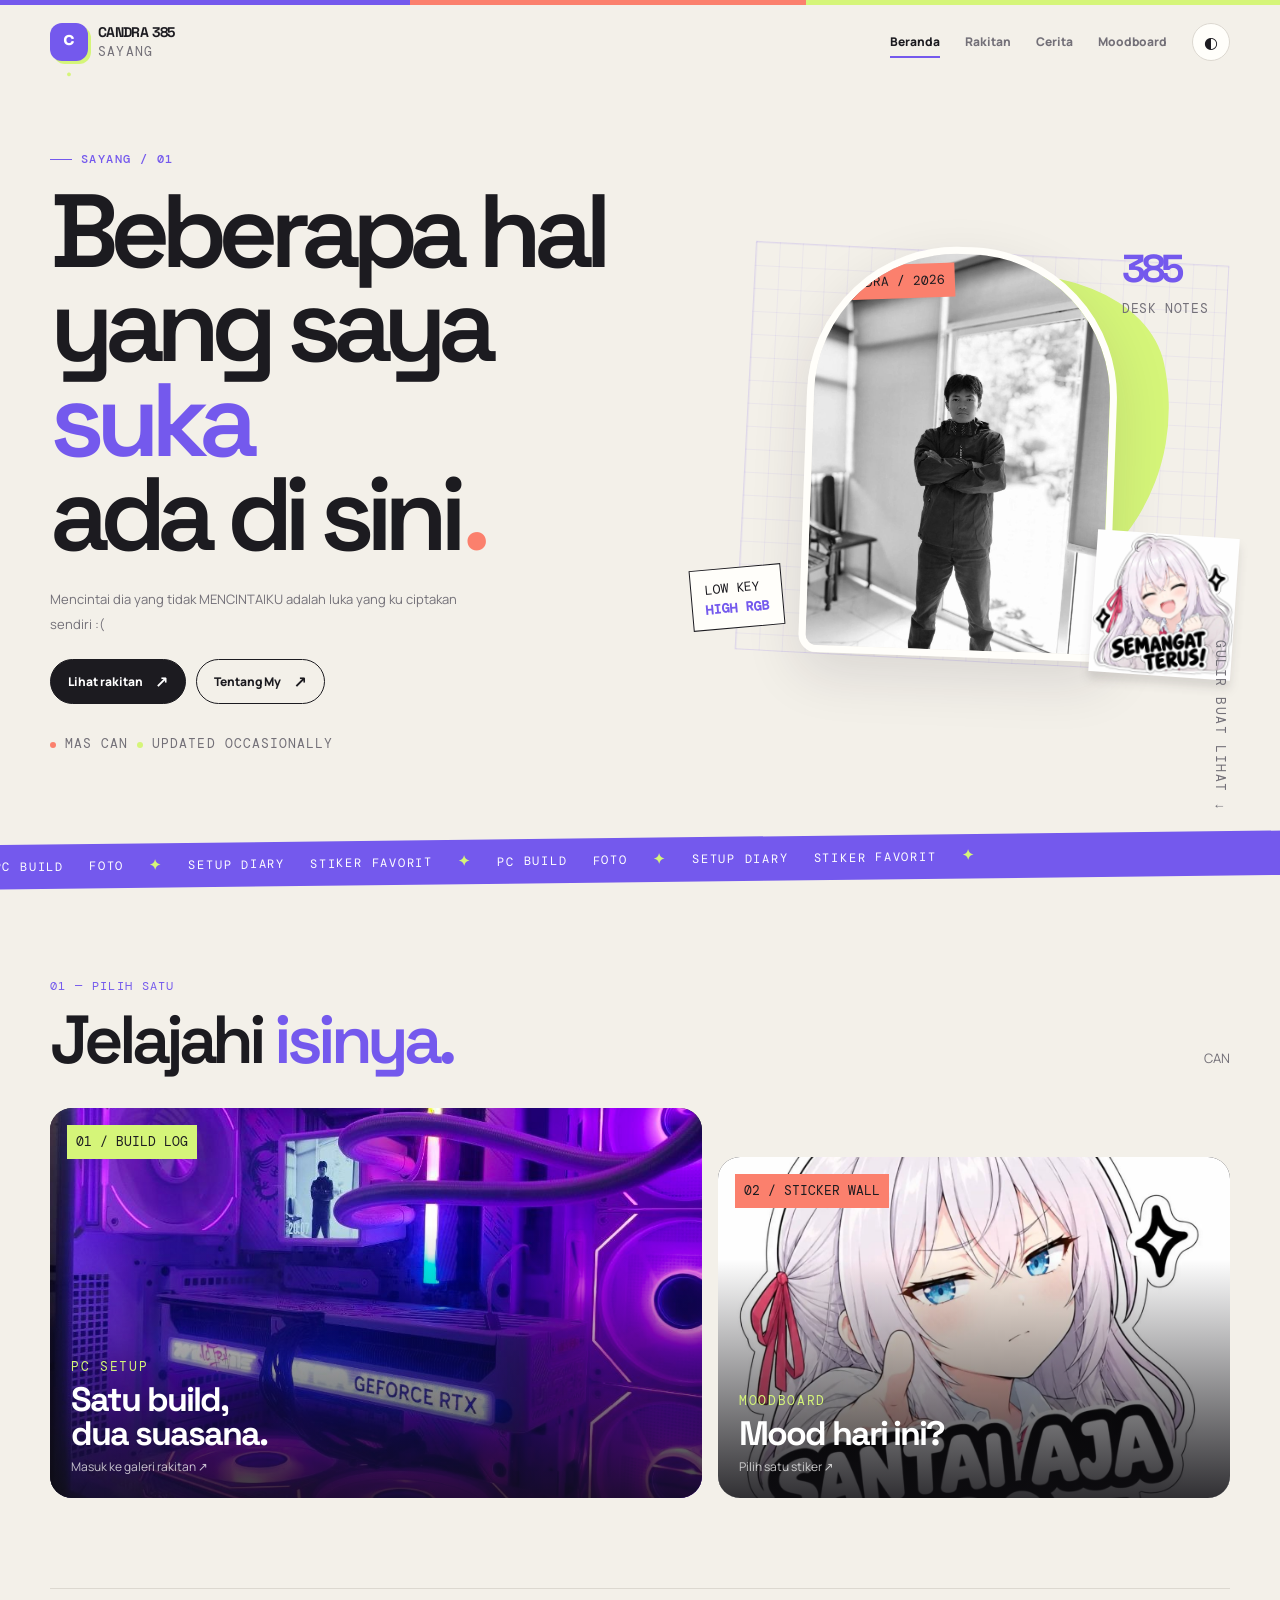
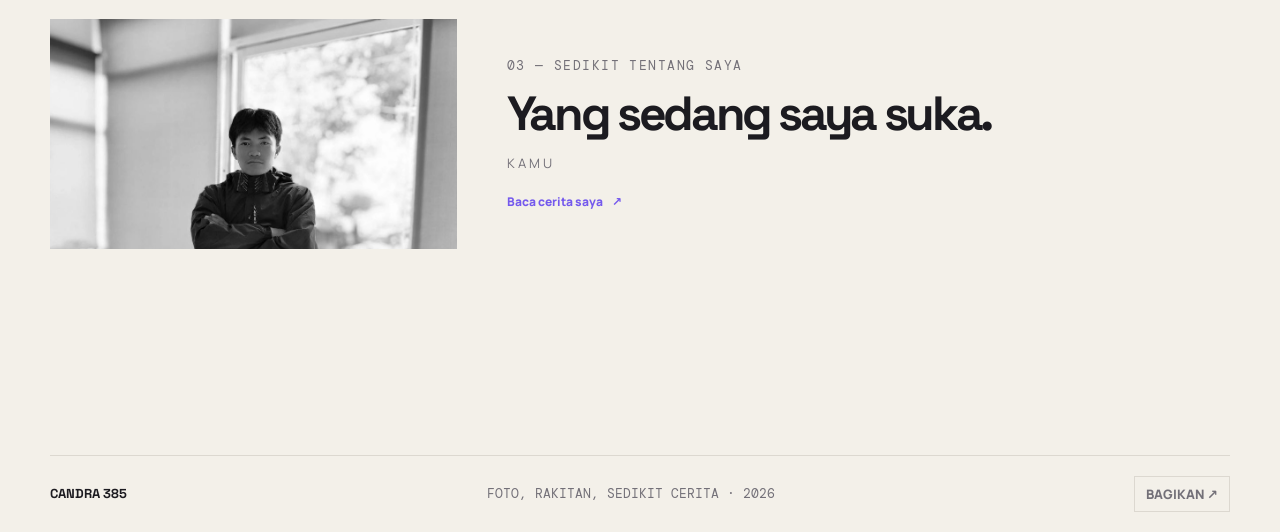
<file: index.html>
<!doctype html><html lang="id"><head><meta charset="utf-8"><meta name="viewport" content="width=device-width, initial-scale=1"><meta name="theme-color" content="#f3f0e9"><meta name="description" content="Portofolio personal CANDRA 385 — PC setup, foto, dan cerita sehari-hari."><title>Hal yang saya suka · CANDRA 385</title><link rel="icon" href="data:image/svg+xml,%3Csvg xmlns='http://www.w3.org/2000/svg' viewBox='0 0 64 64'%3E%3Crect width='64' height='64' rx='18' fill='%237459ed'/%3E%3Ctext x='50%25' y='57%25' dominant-baseline='middle' text-anchor='middle' font-family='Arial' font-weight='bold' font-size='42' fill='white'%3Ec.%3C/text%3E%3C/svg%3E"><link rel="stylesheet" href="css/site.css"><script type="module" src="js/app.js"></script></head><body><div class="top-accent" aria-hidden="true"></div><header class="site-header" id="siteHeader"><div class="shell nav"><a class="brand" href="index.html" aria-label="CANDRA 385, beranda"><span class="brand-mark">c<i>.</i></span><span class="brand-name">CANDRA 385<small>SAYANG</small></span></a><nav class="nav-links" id="navLinks" aria-label="Navigasi utama"><a href="index.html" class="active" aria-current="page">Beranda</a><a href="builds.html">Rakitan</a><a href="about.html">Cerita</a><a href="moodboard.html">Moodboard</a></nav><div class="nav-tools"><button class="icon-btn theme-toggle" id="themeToggle" type="button" aria-label="Ganti tema" title="Ganti tema"><span id="themeIcon" aria-hidden="true">◐</span></button><button class="icon-btn menu-toggle" id="menuToggle" type="button" aria-label="Buka menu" aria-expanded="false" aria-controls="navLinks">☰</button></div></div></header><main><section class="shell hero" id="home"><div class="hero-copy reveal"><p class="eyebrow">Sayang / 01</p><h1>Beberapa hal<br>yang saya <span>suka</span><br>ada di sini<span class="scribble">.</span></h1><p class="hero-intro">Mencintai dia yang tidak MENCINTAIKU adalah luka yang ku ciptakan sendiri :(</p><div class="actions"><a class="button" href="builds.html">Lihat rakitan <span class="button-arrow">↗</span></a><a class="button button-light" href="about.html">Tentang My <span class="button-arrow">↗</span></a></div><div class="hero-tags"><i class="tag-dot"></i> MAS CAN <i class="tag-dot"></i> updated occasionally</div></div><div class="hero-visual reveal"><div class="hero-grid-bg"></div><div class="hero-shape"></div><span class="hero-asterisk" aria-hidden="true"></span><span class="hero-number">385<small>DESK NOTES</small></span><div class="hero-photo"><img src="assets/images/candra-portrait.jpg" alt="CANDRA N" fetchpriority="high"><span class="photo-label">CANDRA / 2026</span></div><div class="float-note">LOW KEY<br><b>HIGH RGB</b></div><img class="hero-sticker" src="assets/images/sticker-semangat-terus.jpg" alt="Stiker Semangat terus" loading="lazy"></div><span class="hero-bottomline">GULIR BUAT LIHAT ↓</span></section><div class="ticker" aria-label="Isi portofolio"><div class="ticker-inner"><span>pc build</span><span>foto</span><b>✦</b><span>setup diary</span><span>stiker favorit</span><b>✦</b><span>pc build</span><span>foto</span><b>✦</b><span>setup diary</span><span>stiker favorit</span><b>✦</b></div></div><section class="shell section"><div class="section-head reveal"><div><p class="section-index">01 — PILIH SATU</p><h2 class="section-title">Jelajahi <em>isinya.</em></h2></div><p class="section-intro">CAN</p></div><div class="feature-row"><a class="feature-card reveal" href="builds.html"><img src="assets/images/pc-violet-build.jpg" alt="PC putih CANTIK" loading="lazy"><span class="feature-label">01 / BUILD LOG</span><span class="feature-copy"><small>PC SETUP</small><strong>Satu build,<br>dua suasana.</strong><span>Masuk ke galeri rakitan ↗</span></span></a><a class="feature-card feature-card-alt reveal" href="moodboard.html"><img src="assets/images/sticker-santai-aja.jpg" alt="Stiker santai aja bro" loading="lazy"><span class="feature-label">02 / STICKER WALL</span><span class="feature-copy"><small>MOODBOARD</small><strong>Mood hari ini?</strong><span>Pilih satu stiker ↗</span></span></a></div><div class="home-about reveal"><img src="assets/images/candra-portrait.jpg" alt=" CAN" loading="lazy"><div><p class="section-index">03 — SEDIKIT TENTANG SAYA</p><h3>Yang sedang saya suka.</h3><p>K A M U</p><a class="text-link" href="about.html">Baca cerita saya <span>↗</span></a></div></div></section></main><footer class="shell site-footer"><span class="footer-brand">CANDRA 385 </span><span class="footer-note">FOTO, RAKITAN, SEDIKIT CERITA · <span id="year"></span></span><button class="share-button" data-share type="button">BAGIKAN ↗</button></footer><button class="to-top" id="toTop" type="button" aria-label="Kembali ke atas">↑</button><div class="toast" id="toast" role="status" aria-live="polite"></div></body></html>
</file>
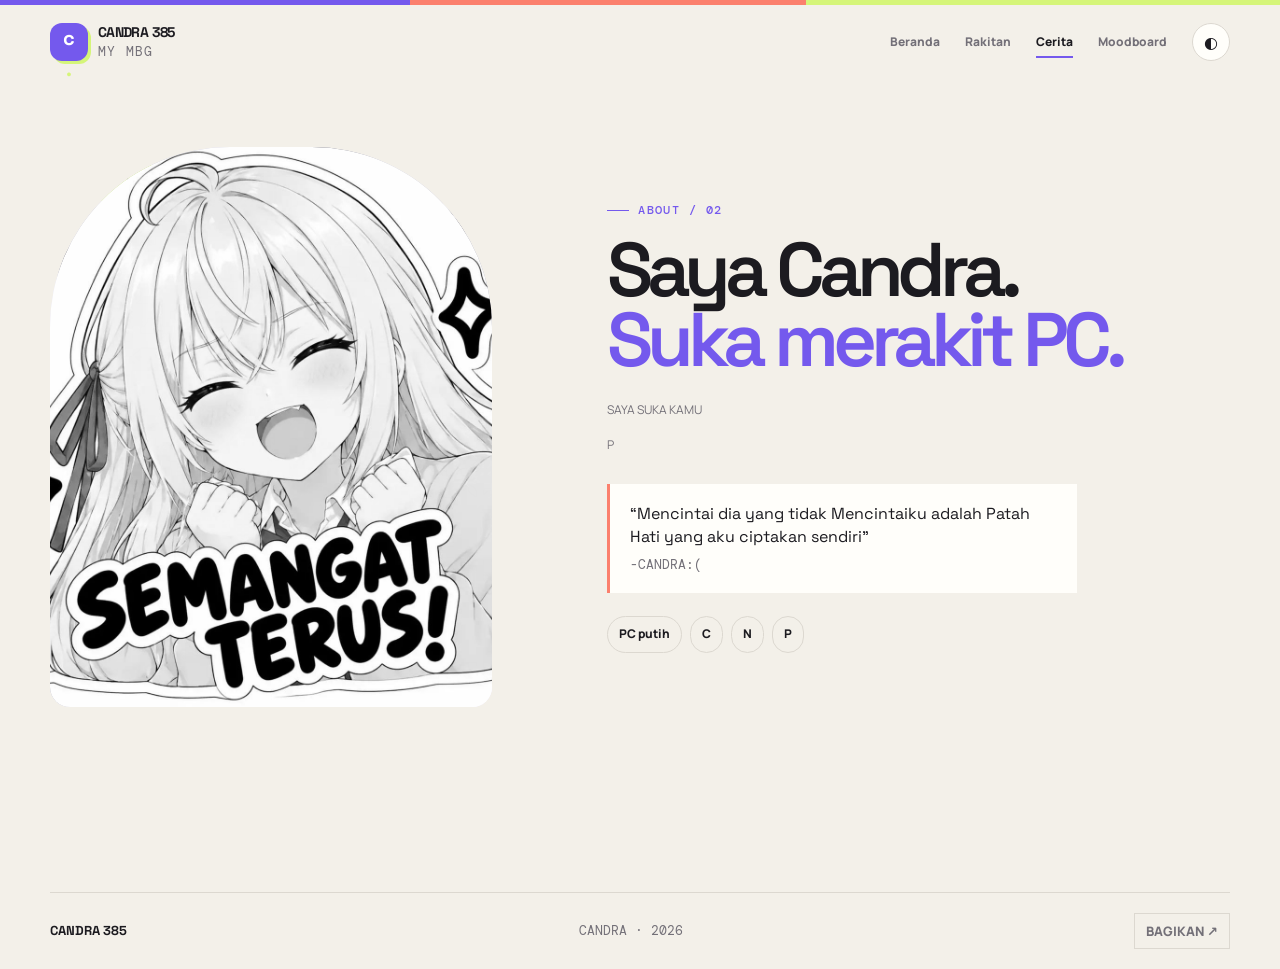
<file: about.html>
<!doctype html><html lang="id"><head><meta charset="utf-8"><meta name="viewport" content="width=device-width, initial-scale=1"><meta name="theme-color" content="#f3f0e9"><meta name="description" content="Portofolio personal CANDRA 385 — PC setup, foto, dan cerita sehari-hari."><title>Sedikit tentang saya · CANDRA 385</title><link rel="icon" href="data:image/svg+xml,%3Csvg xmlns='http://www.w3.org/2000/svg' viewBox='0 0 64 64'%3E%3Crect width='64' height='64' rx='18' fill='%237459ed'/%3E%3Ctext x='50%25' y='57%25' dominant-baseline='middle' text-anchor='middle' font-family='Arial' font-weight='bold' font-size='42' fill='white'%3Ec.%3C/text%3E%3C/svg%3E"><link rel="stylesheet" href="css/site.css"><script type="module" src="js/app.js"></script></head><body><div class="top-accent" aria-hidden="true"></div><header class="site-header" id="siteHeader"><div class="shell nav"><a class="brand" href="index.html" aria-label="CANDRA 385, beranda"><span class="brand-mark">c<i>.</i></span><span class="brand-name">CANDRA 385<small>MY MBG</small></span></a><nav class="nav-links" id="navLinks" aria-label="Navigasi utama"><a href="index.html">Beranda</a><a href="builds.html">Rakitan</a><a href="about.html" class="active" aria-current="page">Cerita</a><a href="moodboard.html">Moodboard</a></nav><div class="nav-tools"><button class="icon-btn theme-toggle" id="themeToggle" type="button" aria-label="Ganti tema" title="Ganti tema"><span id="themeIcon" aria-hidden="true">◐</span></button><button class="icon-btn menu-toggle" id="menuToggle" type="button" aria-label="Buka menu" aria-expanded="false" aria-controls="navLinks">☰</button></div></div></header><main><section class="shell about-layout"><div class="about-portrait reveal"><img src="assets/images/candra-portrait.jpg" alt="Potret hitam putih Candra berdiri di dekat jendela" fetchpriority="high"><span class="portrait-caption">FOTO: KOLEKSI PRIBADI</span><img class="portrait-sticker" src="assets/images/sticker-semangat-terus.jpg" alt="Stiker Semangat terus" loading="lazy"></div><div class="about-copy reveal"><p class="eyebrow">ABOUT / 02</p><h1>Saya Candra.<br><span>Suka merakit PC.</span></h1><p>SAYA SUKA KAMU</p><p>P</p><div class="about-note">“Mencintai dia yang tidak Mencintaiku adalah Patah Hati yang aku ciptakan sendiri”<small>-CANDRA:(</small></div><div class="interests"><span>PC putih</span><span>C</span><span>N</span><span>P</span></div></div></section></main><footer class="shell site-footer"><span class="footer-brand">CANDRA 385 </span><span class="footer-note">CANDRA · <span id="year"></span></span><button class="share-button" data-share type="button">BAGIKAN ↗</button></footer><button class="to-top" id="toTop" type="button" aria-label="Kembali ke atas">↑</button><div class="toast" id="toast" role="status" aria-live="polite"></div></body></html>
</file>
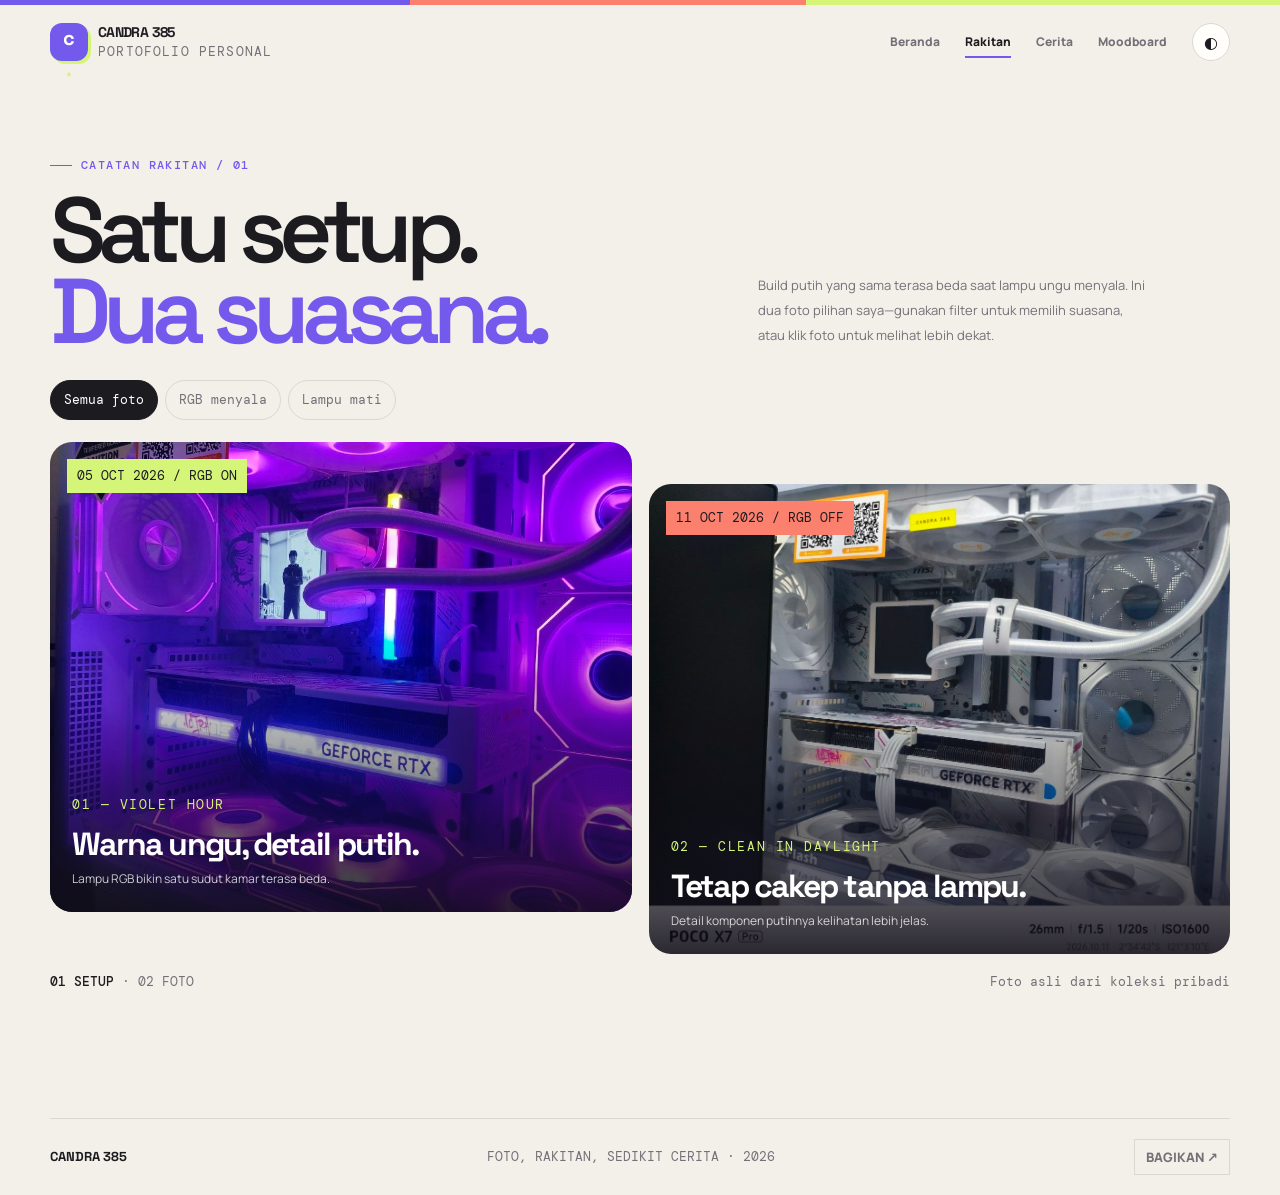
<file: builds.html>
<!doctype html><html lang="id"><head><meta charset="utf-8"><meta name="viewport" content="width=device-width, initial-scale=1"><meta name="theme-color" content="#f3f0e9"><meta name="description" content="Portofolio personal CANDRA 385 — PC setup, foto, dan cerita sehari-hari."><title>Galeri rakitan · CANDRA 385</title><link rel="icon" href="data:image/svg+xml,%3Csvg xmlns='http://www.w3.org/2000/svg' viewBox='0 0 64 64'%3E%3Crect width='64' height='64' rx='18' fill='%237459ed'/%3E%3Ctext x='50%25' y='57%25' dominant-baseline='middle' text-anchor='middle' font-family='Arial' font-weight='bold' font-size='42' fill='white'%3Ec.%3C/text%3E%3C/svg%3E"><link rel="stylesheet" href="css/site.css"><script type="module" src="js/app.js"></script><script type="module" src="js/gallery.js"></script></head><body><div class="top-accent" aria-hidden="true"></div><header class="site-header" id="siteHeader"><div class="shell nav"><a class="brand" href="index.html" aria-label="CANDRA 385, beranda"><span class="brand-mark">c<i>.</i></span><span class="brand-name">CANDRA 385<small>PORTOFOLIO PERSONAL</small></span></a><nav class="nav-links" id="navLinks" aria-label="Navigasi utama"><a href="index.html">Beranda</a><a href="builds.html" class="active" aria-current="page">Rakitan</a><a href="about.html">Cerita</a><a href="moodboard.html">Moodboard</a></nav><div class="nav-tools"><button class="icon-btn theme-toggle" id="themeToggle" type="button" aria-label="Ganti tema" title="Ganti tema"><span id="themeIcon" aria-hidden="true">◐</span></button><button class="icon-btn menu-toggle" id="menuToggle" type="button" aria-label="Buka menu" aria-expanded="false" aria-controls="navLinks">☰</button></div></div></header><main><section class="shell page-hero"><p class="eyebrow">CATATAN RAKITAN / 01</p><div class="page-heading"><h1>Satu setup.<br><span>Dua suasana.</span></h1><p>Build putih yang sama terasa beda saat lampu ungu menyala. Ini dua foto pilihan saya—gunakan filter untuk memilih suasana, atau klik foto untuk melihat lebih dekat.</p></div><div class="filters" role="group" aria-label="Filter foto rakitan"><button class="filter-button active" type="button" data-filter="all" aria-pressed="true">Semua foto</button><button class="filter-button" type="button" data-filter="rgb" aria-pressed="false">RGB menyala</button><button class="filter-button" type="button" data-filter="daylight" aria-pressed="false">Lampu mati</button></div><div class="gallery-grid"><button class="gallery-item reveal" type="button" data-gallery="0" data-kind="rgb" aria-label="Perbesar foto rakitan dengan RGB ungu"><img src="assets/images/pc-violet-build.jpg" alt="PC putih dengan kipas RGB ungu dan kartu grafis GeForce RTX" fetchpriority="high"><span class="image-label">05 OCT 2026 / RGB ON</span><span class="gallery-copy"><small>01 — VIOLET HOUR</small><strong>Warna ungu, detail putih.</strong><span>Lampu RGB bikin satu sudut kamar terasa beda.</span></span></button><button class="gallery-item reveal" type="button" data-gallery="1" data-kind="daylight" aria-label="Perbesar foto detail rakitan PC putih"><img src="assets/images/pc-white-build.jpg" alt="Detail PC rakitan putih dengan kartu grafis GeForce RTX" loading="lazy"><span class="image-label">11 OCT 2026 / RGB OFF</span><span class="gallery-copy"><small>02 — CLEAN IN DAYLIGHT</small><strong>Tetap cakep tanpa lampu.</strong><span>Detail komponen putihnya kelihatan lebih jelas.</span></span></button></div><div class="gallery-note"><span><b>01 SETUP</b> · 02 FOTO</span><span>Foto asli dari koleksi pribadi</span></div></section><div class="lightbox" id="lightbox" role="dialog" aria-modal="true" aria-label="Galeri foto rakitan" aria-hidden="true"><button class="lightbox-close" type="button" aria-label="Tutup galeri">×</button><button class="lightbox-prev" type="button" aria-label="Foto sebelumnya">‹</button><figure><img id="lightboxImage" alt=""><figcaption id="lightboxCaption"></figcaption></figure><button class="lightbox-next" type="button" aria-label="Foto berikutnya">›</button></div></main><footer class="shell site-footer"><span class="footer-brand">CANDRA 385 </span><span class="footer-note">FOTO, RAKITAN, SEDIKIT CERITA · <span id="year"></span></span><button class="share-button" data-share type="button">BAGIKAN ↗</button></footer><button class="to-top" id="toTop" type="button" aria-label="Kembali ke atas">↑</button><div class="toast" id="toast" role="status" aria-live="polite"></div></body></html>
</file>
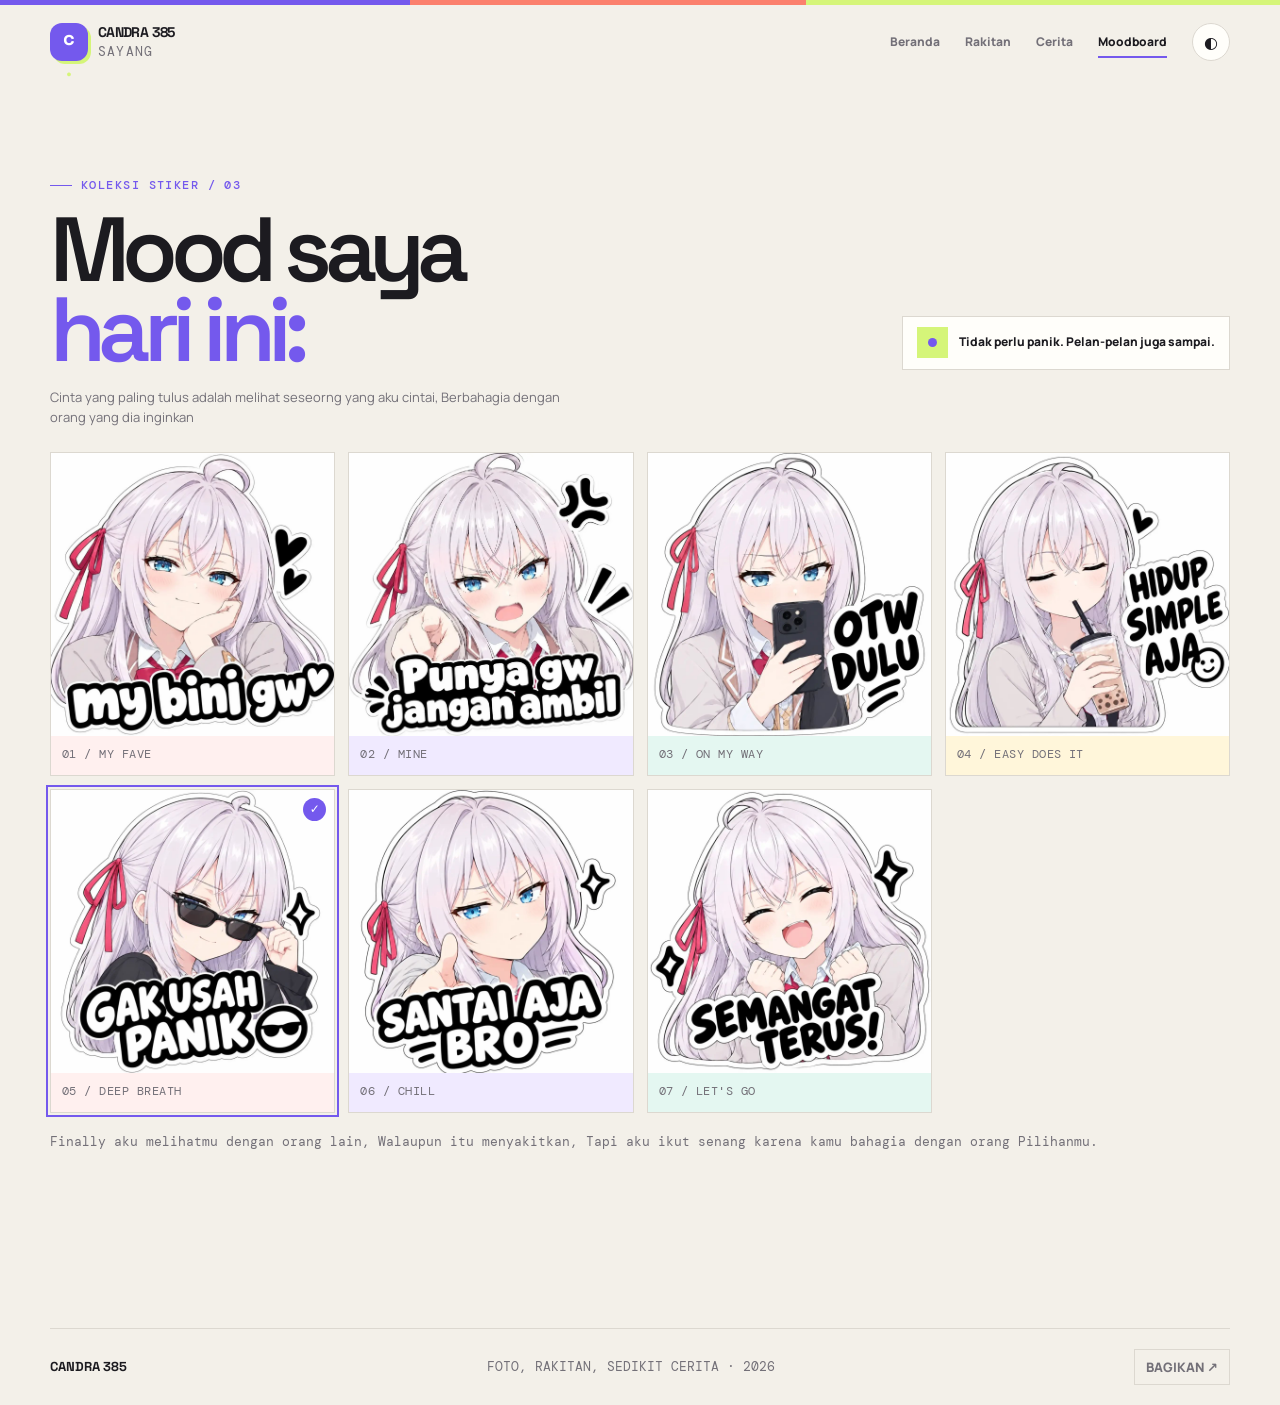
<file: moodboard.html>
<!doctype html><html lang="id"><head><meta charset="utf-8"><meta name="viewport" content="width=device-width, initial-scale=1"><meta name="theme-color" content="#f3f0e9"><meta name="description" content="Portofolio personal CANDRA 385 — PC setup, foto, dan cerita sehari-hari."><title>Papan mood · CANDRA 385</title><link rel="icon" href="data:image/svg+xml,%3Csvg xmlns='http://www.w3.org/2000/svg' viewBox='0 0 64 64'%3E%3Crect width='64' height='64' rx='18' fill='%237459ed'/%3E%3Ctext x='50%25' y='57%25' dominant-baseline='middle' text-anchor='middle' font-family='Arial' font-weight='bold' font-size='42' fill='white'%3Ec.%3C/text%3E%3C/svg%3E"><link rel="stylesheet" href="css/site.css"><script type="module" src="js/app.js"></script><script type="module" src="js/moodboard.js"></script></head><body><div class="top-accent" aria-hidden="true"></div><header class="site-header" id="siteHeader"><div class="shell nav"><a class="brand" href="index.html" aria-label="CANDRA 385, beranda"><span class="brand-mark">c<i>.</i></span><span class="brand-name">CANDRA 385<small>SAYANG</small></span></a><nav class="nav-links" id="navLinks" aria-label="Navigasi utama"><a href="index.html">Beranda</a><a href="builds.html">Rakitan</a><a href="about.html">Cerita</a><a href="moodboard.html" class="active" aria-current="page">Moodboard</a></nav><div class="nav-tools"><button class="icon-btn theme-toggle" id="themeToggle" type="button" aria-label="Ganti tema" title="Ganti tema"><span id="themeIcon" aria-hidden="true">◐</span></button><button class="icon-btn menu-toggle" id="menuToggle" type="button" aria-label="Buka menu" aria-expanded="false" aria-controls="navLinks">☰</button></div></div></header><main><section class="shell section"><p class="eyebrow">KOLEKSI STIKER / 03</p><div class="mood-top"><h1>Mood saya<br><span>hari ini:</span></h1><div class="mood-display" aria-live="polite"><span class="mood-indicator" aria-hidden="true"></span><span id="moodText">CANDRA</span></div></div><p class="mood-description">Cinta yang paling tulus adalah melihat seseorng yang aku cintai, Berbahagia dengan orang yang dia inginkan</p><div class="mood-grid"><button class="mood-tile" type="button" data-sticker="sticker-punya-gue.jpg" data-mood="Ini punya saya, dijaga baik-baik." aria-label="Pilih stiker My binigw"><img src="assets/images/sticker-punya-gue.jpg" alt="Stiker karakter dengan tulisan My binigw" loading="lazy"><span>01 / MY FAVE</span></button><button class="mood-tile" type="button" data-sticker="sticker-jangan-ambil.jpg" data-mood="Punya saya, jangan diambil!" aria-label="Pilih stiker Jangan diambil"><img src="assets/images/sticker-jangan-ambil.jpg" alt="Stiker karakter dengan pesan jangan diambil" loading="lazy"><span>02 / MINE</span></button><button class="mood-tile" type="button" data-sticker="sticker-otw-dulu.jpg" data-mood="Otw dulu—nanti lanjut ceritanya." aria-label="Pilih stiker Otw dulu"><img src="assets/images/sticker-otw-dulu.jpg" alt="Stiker karakter dengan tulisan OTW dulu" loading="lazy"><span>03 / ON MY WAY</span></button><button class="mood-tile" type="button" data-sticker="sticker-hidup-simple.jpg" data-mood="Jalani yang sederhana saja." aria-label="Pilih stiker Hidup simple aja"><img src="assets/images/sticker-hidup-simple.jpg" alt="Stiker karakter dengan tulisan Hidup simple aja" loading="lazy"><span>04 / EASY DOES IT</span></button><button class="mood-tile selected" type="button" data-sticker="sticker-gak-usah-panik.jpg" data-mood="Tidak perlu panik. Pelan-pelan juga sampai." aria-label="Pilih stiker Gak usah panik"><img src="assets/images/sticker-gak-usah-panik.jpg" alt="Stiker karakter dengan tulisan Gak usah panik" loading="lazy"><span>05 / DEEP BREATH</span></button><button class="mood-tile" type="button" data-sticker="sticker-santai-aja.jpg" data-mood="Tarik napas dulu. Semua bisa pelan-pelan." aria-label="Pilih stiker Santai aja bro"><img src="assets/images/sticker-santai-aja.jpg" alt="Stiker karakter dengan tulisan Santai aja bro" loading="lazy"><span>06 / CHILL</span></button><button class="mood-tile" type="button" data-sticker="sticker-semangat-terus.jpg" data-mood="Semangat terus—sedikit demi sedikit." aria-label="Pilih stiker Semangat terus"><img src="assets/images/sticker-semangat-terus.jpg" alt="Stiker karakter dengan tulisan Semangat terus" loading="lazy"><span>07 / LET'S GO</span></button></div><p class="mood-footer">Finally aku melihatmu dengan orang lain, Walaupun itu menyakitkan, Tapi aku ikut senang karena kamu bahagia dengan orang Pilihanmu.</p></section></main><footer class="shell site-footer"><span class="footer-brand">CANDRA 385 </span><span class="footer-note">FOTO, RAKITAN, SEDIKIT CERITA · <span id="year"></span></span><button class="share-button" data-share type="button">BAGIKAN ↗</button></footer><button class="to-top" id="toTop" type="button" aria-label="Kembali ke atas">↑</button><div class="toast" id="toast" role="status" aria-live="polite"></div></body></html>
</file>
<file: css/site.css>
@import url('https://fonts.googleapis.com/css2?family=DM+Mono:wght@400;500&family=Manrope:wght@400;500;600;700;800&family=Space+Grotesk:wght@400;500;600;700&display=swap');
:root{color-scheme:light;--paper:#f3f0e9;--white:#fffefa;--ink:#1c1b20;--muted:#737078;--line:#dcd8d0;--violet:#7459ed;--violet-soft:#e8e1ff;--lime:#d5f579;--coral:#fb806d;--sky:#8fcef0;--max:1180px;--radius:22px;--shadow:0 20px 55px rgba(32,25,53,.12)}
*{box-sizing:border-box}html{scroll-behavior:smooth;scroll-padding-top:92px}body{margin:0;background:var(--paper);color:var(--ink);font-family:Manrope,system-ui,sans-serif;line-height:1.55;-webkit-font-smoothing:antialiased}a{color:inherit;text-decoration:none}button{font:inherit;color:inherit}img{display:block;max-width:100%}::selection{background:var(--lime);color:var(--ink)}.shell{width:min(calc(100% - 48px),var(--max));margin-inline:auto}.mono,.eyebrow,.section-index,.image-label,.ticker,.footer-note{font-family:"DM Mono",ui-monospace,monospace}.top-accent{height:5px;background:linear-gradient(90deg,var(--violet) 0 32%,var(--coral) 32% 63%,var(--lime) 63%)}
.site-header{position:sticky;top:0;z-index:30;background:color-mix(in srgb,var(--paper) 89%,transparent);backdrop-filter:blur(15px);border-bottom:1px solid transparent;transition:border-color .2s}.site-header.scrolled{border-color:var(--line)}.nav{height:74px;display:flex;align-items:center;gap:25px}.brand{display:flex;align-items:center;gap:10px;font-family:"Space Grotesk",sans-serif;font-size:14px;font-weight:700;letter-spacing:-.045em;white-space:nowrap}.brand-mark{width:38px;height:38px;display:grid;place-items:center;border-radius:12px;background:var(--violet);color:white;font-size:20px;box-shadow:3px 3px 0 var(--lime)}.brand-mark i{font-style:normal;color:var(--lime)}.brand-name small{display:block;margin-top:-2px;color:var(--muted);font-family:"DM Mono",monospace;font-size:13px;font-weight:400;letter-spacing:.09em}.nav-links{display:flex;align-items:center;gap:25px;margin-left:auto}.nav-links a{position:relative;padding:7px 0;color:var(--muted);font-size:12px;font-weight:800;transition:color .2s}.nav-links a:hover,.nav-links a.active{color:var(--ink)}.nav-links a.active::after{position:absolute;right:0;bottom:0;left:0;height:2px;background:var(--violet);content:""}.nav-tools{display:flex;gap:8px}.icon-btn{width:38px;height:38px;display:grid;place-items:center;border:1px solid var(--line);border-radius:50%;background:var(--white);cursor:pointer;transition:transform .2s,background .2s}.icon-btn:hover{transform:rotate(-8deg);background:var(--lime)}.menu-toggle{display:none}
.eyebrow{display:flex;align-items:center;gap:9px;margin:0 0 15px;color:var(--violet);font-size:12px;font-weight:500;letter-spacing:.12em;text-transform:uppercase}.eyebrow::before{width:22px;height:1px;background:currentColor;content:""}.hero{position:relative;min-height:655px;display:grid;grid-template-columns:1fr .92fr;align-items:center;gap:55px;padding-block:70px 83px}.hero-copy{position:relative;z-index:2}.hero h1{max-width:680px;margin:0;font-family:"Space Grotesk",sans-serif;font-size:clamp(60px,8.2vw,104px);font-weight:600;line-height:.91;letter-spacing:-.085em}.hero h1 span{color:var(--violet)}.hero h1 .scribble{display:inline-block;color:var(--coral);transform:rotate(-8deg)}.hero-intro{max-width:440px;margin:25px 0 23px;color:var(--muted);font-size:13px;line-height:1.9}.hero-intro strong{color:var(--ink)}.actions{display:flex;flex-wrap:wrap;gap:10px}.button{min-height:45px;display:inline-flex;align-items:center;justify-content:center;gap:12px;padding:0 17px;border:1px solid var(--ink);border-radius:999px;background:var(--ink);color:white;font-size:12px;font-weight:800;cursor:pointer;transition:transform .2s,box-shadow .2s,background .2s}.button:hover{transform:translateY(-3px);box-shadow:0 7px 0 rgba(28,27,32,.15)}.button-light{background:transparent;color:var(--ink)}.button-light:hover{background:var(--white)}.button-arrow{font-size:16px}.hero-tags{display:flex;align-items:center;gap:9px;margin-top:30px;color:var(--muted);font-family:"DM Mono",monospace;font-size:13px;letter-spacing:.08em;text-transform:uppercase}.tag-dot{width:6px;height:6px;border-radius:50%;background:var(--coral)}.tag-dot:nth-of-type(2){background:var(--lime)}
.hero-visual{position:relative;height:475px;display:grid;place-items:center;isolation:isolate}.hero-grid-bg{position:absolute;inset:8% 2% 6% 10%;z-index:-2;border:1px solid rgba(116,89,237,.16);background-image:linear-gradient(rgba(116,89,237,.065) 1px,transparent 1px),linear-gradient(90deg,rgba(116,89,237,.065) 1px,transparent 1px);background-size:23px 23px;transform:rotate(3deg)}.hero-shape{position:absolute;z-index:-1;width:330px;height:330px;border-radius:43% 57% 60% 40% / 43% 38% 62% 57%;background:var(--lime);right:10%;top:12%;transform:rotate(-12deg)}.hero-photo{position:relative;width:min(310px,71%);height:410px;overflow:hidden;border:7px solid var(--white);border-radius:150px 150px 18px 18px;box-shadow:var(--shadow);transform:rotate(2deg)}.hero-photo img{width:100%;height:100%;object-fit:cover;object-position:center 25%;filter:grayscale(1)}.photo-label{position:absolute;top:13px;left:13px;padding:7px 10px;background:var(--coral);font-family:"DM Mono",monospace;font-size:13px;transform:rotate(-4deg)}.hero-sticker{position:absolute;right:-1%;bottom:3%;width:142px;height:142px;object-fit:contain;filter:drop-shadow(0 8px 5px rgba(28,27,32,.13));transform:rotate(4deg)}.float-note{position:absolute;left:0;bottom:13%;padding:10px 13px;border:1px solid var(--ink);background:var(--white);font-family:"DM Mono",monospace;font-size:13px;line-height:1.5;transform:rotate(-5deg)}.float-note b{color:var(--violet)}.hero-number{position:absolute;right:4%;top:5%;color:var(--violet);font-family:"Space Grotesk",sans-serif;font-size:39px;font-weight:700;letter-spacing:-.1em}.hero-number small{display:block;color:var(--muted);font-family:"DM Mono",monospace;font-size:13px;font-weight:400;letter-spacing:.05em;text-align:right}.hero-asterisk{position:absolute;left:10%;top:8%;color:var(--coral);font-size:29px}.hero-bottomline{position:absolute;right:0;bottom:26px;color:var(--muted);font-family:"DM Mono",monospace;font-size:13px;letter-spacing:.12em;writing-mode:vertical-rl}
.ticker{overflow:hidden;background:var(--violet);color:white;transform:rotate(-.65deg) scale(1.01);padding:11px 0}.ticker-inner{display:flex;width:max-content;align-items:center;gap:25px;animation:roll 31s linear infinite;font-size:12px;letter-spacing:.14em;text-transform:uppercase}.ticker-inner b{color:var(--lime);font-size:14px}@keyframes roll{to{transform:translateX(-50%)}}
.section{padding-block:96px}.section-head{display:flex;align-items:end;justify-content:space-between;gap:30px;margin-bottom:34px}.section-index{margin:0 0 11px;color:var(--violet);font-size:12px;letter-spacing:.11em}.section-title{margin:0;font-family:"Space Grotesk",sans-serif;font-size:clamp(40px,6vw,68px);font-weight:600;line-height:.98;letter-spacing:-.075em}.section-title em{color:var(--violet);font-style:normal}.section-intro{max-width:365px;margin:0 0 3px;color:var(--muted);font-size:13px;line-height:1.9}.feature-row{display:grid;grid-template-columns:1.12fr .88fr;gap:16px}.feature-card{position:relative;min-height:390px;overflow:hidden;border-radius:var(--radius);background:var(--ink);color:white}.feature-card img{width:100%;height:100%;position:absolute;inset:0;object-fit:cover;transition:transform .7s}.feature-card:hover img{transform:scale(1.04)}.feature-card::after{position:absolute;inset:30% 0 0;background:linear-gradient(transparent,rgba(15,14,18,.83));content:""}.feature-card-alt{min-height:330px;margin-top:49px}.feature-card-alt::after{background:linear-gradient(transparent,rgba(15,14,18,.86))}.feature-label,.feature-copy{position:absolute;z-index:1}.feature-label{top:17px;left:17px;padding:7px 9px;background:var(--lime);color:var(--ink);font-family:"DM Mono",monospace;font-size:13px}.feature-card-alt .feature-label{background:var(--coral)}.feature-copy{right:20px;bottom:21px;left:21px}.feature-copy small{display:block;margin-bottom:6px;color:var(--lime);font-family:"DM Mono",monospace;font-size:13px;letter-spacing:.13em;text-transform:uppercase}.feature-copy strong{display:block;font-family:"Space Grotesk",sans-serif;font-size:clamp(23px,3vw,34px);line-height:1;letter-spacing:-.06em}.feature-copy span{display:block;margin-top:7px;color:rgba(255,255,255,.75);font-size:12px}.feature-link{display:inline-flex;align-items:center;gap:8px;margin-top:23px;color:var(--ink);font-size:12px;font-weight:800}.feature-link span{color:var(--violet);font-size:16px}.home-about{display:grid;grid-template-columns:.72fr 1.28fr;gap:50px;align-items:center;margin-top:90px;padding:30px 0;border-top:1px solid var(--line)}.home-about img{width:100%;height:230px;object-fit:cover;object-position:center 24%;filter:grayscale(1)}.home-about h3{margin:0;font-family:"Space Grotesk",sans-serif;font-size:clamp(30px,4vw,48px);line-height:1;letter-spacing:-.07em}.home-about p{max-width:540px;color:var(--muted);font-size:13px;line-height:1.9}.text-link{display:inline-flex;gap:9px;color:var(--violet);font-size:12px;font-weight:900}
.page-hero{padding-block:76px 46px}.page-heading{display:grid;grid-template-columns:1fr .7fr;align-items:end;gap:34px}.page-heading h1{margin:0;font-family:"Space Grotesk",sans-serif;font-size:clamp(54px,8vw,92px);font-weight:600;line-height:.88;letter-spacing:-.085em}.page-heading h1 span{color:var(--violet)}.page-heading p{max-width:390px;margin:0 0 4px;color:var(--muted);font-size:13px;line-height:1.9}.filters{display:flex;flex-wrap:wrap;gap:7px;margin:28px 0 22px}.filter-button{padding:9px 13px;border:1px solid var(--line);border-radius:999px;background:transparent;color:var(--muted);font-family:"DM Mono",monospace;font-size:13px;cursor:pointer}.filter-button.active,.filter-button:hover{border-color:var(--ink);background:var(--ink);color:white}.gallery-grid{display:grid;grid-template-columns:1fr 1fr;gap:17px}.gallery-item{position:relative;height:470px;overflow:hidden;padding:0;border:0;border-radius:var(--radius);background:#292532;text-align:left;color:white;cursor:zoom-in}.gallery-item:nth-child(2){margin-top:42px}.gallery-item[hidden]{display:none}.gallery-item img{width:100%;height:100%;object-fit:cover;transition:transform .7s}.gallery-item:hover img{transform:scale(1.04)}.gallery-item::after{position:absolute;inset:40% 0 0;background:linear-gradient(transparent,rgba(16,13,23,.89));content:""}.image-label{position:absolute;z-index:1;top:17px;left:17px;padding:7px 10px;background:var(--lime);color:var(--ink);font-size:13px}.gallery-item:nth-child(2) .image-label{background:var(--coral)}.gallery-copy{position:absolute;z-index:1;right:22px;bottom:23px;left:22px}.gallery-copy small{color:var(--lime);font-family:"DM Mono",monospace;font-size:13px;letter-spacing:.12em}.gallery-copy strong{display:block;margin-top:5px;font-family:"Space Grotesk",sans-serif;font-size:32px;letter-spacing:-.06em}.gallery-copy span{display:block;color:rgba(255,255,255,.78);font-size:12px}.gallery-note{display:flex;justify-content:space-between;gap:16px;margin-top:18px;color:var(--muted);font-family:"DM Mono",monospace;font-size:13px}.gallery-note b{color:var(--ink);font-weight:500}
.about-layout{display:grid;grid-template-columns:.83fr 1.17fr;gap:clamp(40px,9vw,120px);align-items:center;padding-block:67px 105px}.about-portrait{position:relative;min-height:560px;overflow:hidden;border-radius:180px 180px 20px 20px;background:var(--violet-soft)}.about-portrait>img{position:absolute;inset:0;width:100%;height:100%;object-fit:cover;object-position:center 20%;filter:grayscale(1)}.portrait-sticker{position:absolute;right:-5px;bottom:0;width:150px;height:150px;object-fit:contain;filter:drop-shadow(0 7px 7px rgba(28,27,32,.12))}.portrait-caption{position:absolute;top:18px;left:18px;padding:8px 10px;background:var(--lime);font-family:"DM Mono",monospace;font-size:13px}.about-copy h1{margin:0 0 23px;font-family:"Space Grotesk",sans-serif;font-size:clamp(46px,6.5vw,76px);font-weight:600;line-height:.92;letter-spacing:-.08em}.about-copy h1 span{color:var(--violet)}.about-copy>p:not(.eyebrow){max-width:540px;color:var(--muted);font-size:12px;line-height:1.95}.about-note{max-width:470px;margin-top:28px;padding:19px 20px;border-left:3px solid var(--coral);background:var(--white);font-family:"Space Grotesk",sans-serif;font-size:16px;line-height:1.4}.about-note small{display:block;margin-top:8px;color:var(--muted);font-family:"DM Mono",monospace;font-size:13px}.interests{display:flex;flex-wrap:wrap;gap:8px;margin-top:23px}.interests span{padding:8px 11px;border:1px solid var(--line);border-radius:999px;font-size:12px;font-weight:800}
.mood-top{display:flex;align-items:end;justify-content:space-between;gap:26px}.mood-top h1{margin:0;font-family:"Space Grotesk",sans-serif;font-size:clamp(53px,8vw,91px);font-weight:600;line-height:.88;letter-spacing:-.085em}.mood-top h1 span{color:var(--violet)}.mood-display{display:flex;align-items:center;gap:11px;min-height:54px;max-width:340px;padding:10px 14px;border:1px solid var(--line);background:var(--white);font-size:12px;font-weight:800}.mood-indicator{width:31px;height:31px;flex:0 0 31px;display:grid;place-items:center;background:var(--lime)}.mood-indicator::after{width:9px;height:9px;border-radius:50%;background:var(--violet);content:""}.mood-description{max-width:520px;margin:17px 0 25px;color:var(--muted);font-size:13px}.mood-grid{display:grid;grid-template-columns:repeat(4,1fr);gap:13px}.mood-tile{position:relative;overflow:hidden;padding:0;border:1px solid var(--line);background:#fff0ef;text-align:left;cursor:pointer;transition:transform .2s,border .2s,box-shadow .2s}.mood-tile:nth-child(4n+2){background:#f0eaff}.mood-tile:nth-child(4n+3){background:#e4f7f1}.mood-tile:nth-child(4n){background:#fff6da}.mood-tile:hover{transform:translateY(-4px) rotate(-.5deg);box-shadow:0 12px 22px rgba(32,25,53,.11)}.mood-tile img{width:100%;aspect-ratio:1/1;object-fit:cover}.mood-tile span{display:block;padding:9px 11px 11px;color:var(--muted);font-family:"DM Mono",monospace;font-size:12px;letter-spacing:.04em;text-transform:uppercase}.mood-tile.selected{outline:2px solid var(--violet);outline-offset:2px}.mood-tile.selected::after{position:absolute;right:8px;top:8px;width:23px;height:23px;display:grid;place-items:center;background:var(--violet);color:white;border-radius:50%;font-size:12px;content:"✓"}.mood-footer{margin:19px 0 0;color:var(--muted);font-family:"DM Mono",monospace;font-size:13px}
.site-footer{margin-top:80px;padding-block:20px;border-top:1px solid var(--line);display:flex;align-items:center;justify-content:space-between;gap:15px;color:var(--muted);font-size:13px}.footer-brand{color:var(--ink);font-family:"Space Grotesk",sans-serif;font-size:13px;font-weight:700}.footer-brand b{color:var(--violet)}.share-button{padding:7px 11px;border:1px solid var(--line);background:transparent;font-size:13px;font-weight:800;cursor:pointer}.share-button:hover{background:var(--lime)}.to-top{position:fixed;right:19px;bottom:18px;z-index:20;width:43px;height:43px;border:0;background:var(--lime);font-size:18px;opacity:0;transform:translateY(10px);pointer-events:none;transition:.2s;cursor:pointer}.to-top.visible{opacity:1;transform:none;pointer-events:auto}.lightbox{position:fixed;inset:0;z-index:50;display:grid;place-items:center;padding:25px;background:rgba(17,15,22,.94);opacity:0;pointer-events:none;transition:opacity .2s}.lightbox.open{opacity:1;pointer-events:auto}.lightbox figure{display:grid;grid-template-rows:minmax(0,1fr) auto;width:min(1000px,100%);height:min(84vh,820px);margin:0}.lightbox img{width:100%;height:100%;min-height:0;object-fit:contain}.lightbox figcaption{padding-top:10px;color:white;text-align:center;font-family:"DM Mono",monospace;font-size:12px}.lightbox button{position:absolute;z-index:2;width:43px;height:43px;display:grid;place-items:center;border:1px solid rgba(255,255,255,.5);border-radius:50%;background:rgba(30,26,37,.5);color:#fff;font-size:20px;cursor:pointer}.lightbox-close{top:18px;right:18px}.lightbox-prev{left:18px;top:50%;transform:translateY(-50%)}.lightbox-next{right:18px;top:50%;transform:translateY(-50%)}.toast{position:fixed;left:50%;bottom:24px;z-index:60;padding:11px 16px;background:var(--ink);color:white;font-size:12px;font-weight:700;opacity:0;transform:translate(-50%,12px);pointer-events:none;transition:.2s}.toast.show{opacity:1;transform:translate(-50%,0)}
.theme-dark{color-scheme:dark;--paper:#17151b;--white:#211e26;--ink:#f3f0e9;--muted:#aaa4af;--line:#3e3944;--violet:#ad9aff;--violet-soft:#332a48;--lime:#d5f579;--coral:#ff9583;--sky:#8fcef0}.theme-dark .hero-grid-bg{border-color:rgba(173,154,255,.2);background-image:linear-gradient(rgba(173,154,255,.08) 1px,transparent 1px),linear-gradient(90deg,rgba(173,154,255,.08) 1px,transparent 1px)}.theme-dark .about-note{background:#28232f}.theme-dark .icon-btn{background:#28232f}.theme-dark .button-light{color:var(--ink)}.theme-dark .button-light:hover{background:#28232f}.theme-dark .mood-tile{border-color:var(--line)}
.reveal{opacity:0;transform:translateY(16px);transition:opacity .55s ease,transform .55s cubic-bezier(.2,.7,.2,1)}.reveal.in-view{opacity:1;transform:none}
@media(max-width:900px){.hero{min-height:570px;gap:24px}.hero-visual{height:420px}.hero-photo{height:365px}.hero-shape{width:290px;height:290px}.feature-card{min-height:355px}.feature-card-alt{min-height:310px}.gallery-item{height:400px}.about-portrait{min-height:500px}.mood-grid{grid-template-columns:repeat(3,1fr)}}
@media(max-width:680px){.shell{width:min(calc(100% - 34px),var(--max))}.nav{height:65px;gap:9px}.brand-mark{width:35px;height:35px}.menu-toggle{display:grid}.nav-links{position:absolute;top:64px;left:0;right:0;display:none;grid-template-columns:repeat(4,1fr);gap:0;padding:8px 13px 13px;border-bottom:1px solid var(--line);background:var(--paper)}.nav-links.open{display:grid}.nav-links a{padding:9px 2px;text-align:center;font-size:13px}.hero{grid-template-columns:1fr;gap:20px;padding-block:28px 62px}.hero-copy{order:2}.hero-visual{order:1;height:345px}.hero-photo{width:230px;height:305px}.hero-shape{width:260px;height:260px;right:13%;top:6%}.hero-sticker{width:108px;height:108px;right:2%}.float-note{bottom:10%;left:2%}.hero-number{font-size:30px}.hero h1{font-size:clamp(55px,14vw,78px)}.hero-bottomline{display:none}.hero-intro{font-size:13px}.section{padding-block:72px}.section-head,.page-heading,.mood-top{display:block}.section-intro,.page-heading p{margin-top:15px}.feature-row{grid-template-columns:1fr;gap:12px}.feature-card,.feature-card-alt{min-height:360px;margin:0}.home-about{grid-template-columns:1fr;gap:19px;margin-top:55px}.home-about img{height:245px}.page-hero{padding-block:55px 30px}.page-heading h1{font-size:clamp(55px,15vw,77px)}.gallery-grid{grid-template-columns:1fr;gap:13px}.gallery-item,.gallery-item:nth-child(2){height:390px;margin:0}.gallery-note{flex-direction:column;gap:6px}.about-layout{grid-template-columns:1fr;gap:34px;padding-block:44px 70px}.about-portrait{min-height:450px;width:min(100%,390px);margin:auto}.about-copy h1{font-size:55px}.mood-display{margin-top:20px}.mood-grid{grid-template-columns:repeat(2,1fr);gap:10px}.site-footer{align-items:flex-start;flex-direction:column;gap:9px;margin-top:60px}.lightbox{padding:15px}.lightbox figure{height:76vh}.lightbox-prev{left:7px}.lightbox-next{right:7px}}
@media(prefers-reduced-motion:reduce){*,*::before,*::after{scroll-behavior:auto!important;animation-duration:.01ms!important;animation-iteration-count:1!important;transition-duration:.01ms!important}.reveal{opacity:1;transform:none}}

@media(max-width:680px){.nav-links a{font-size:11px}}
</file>
